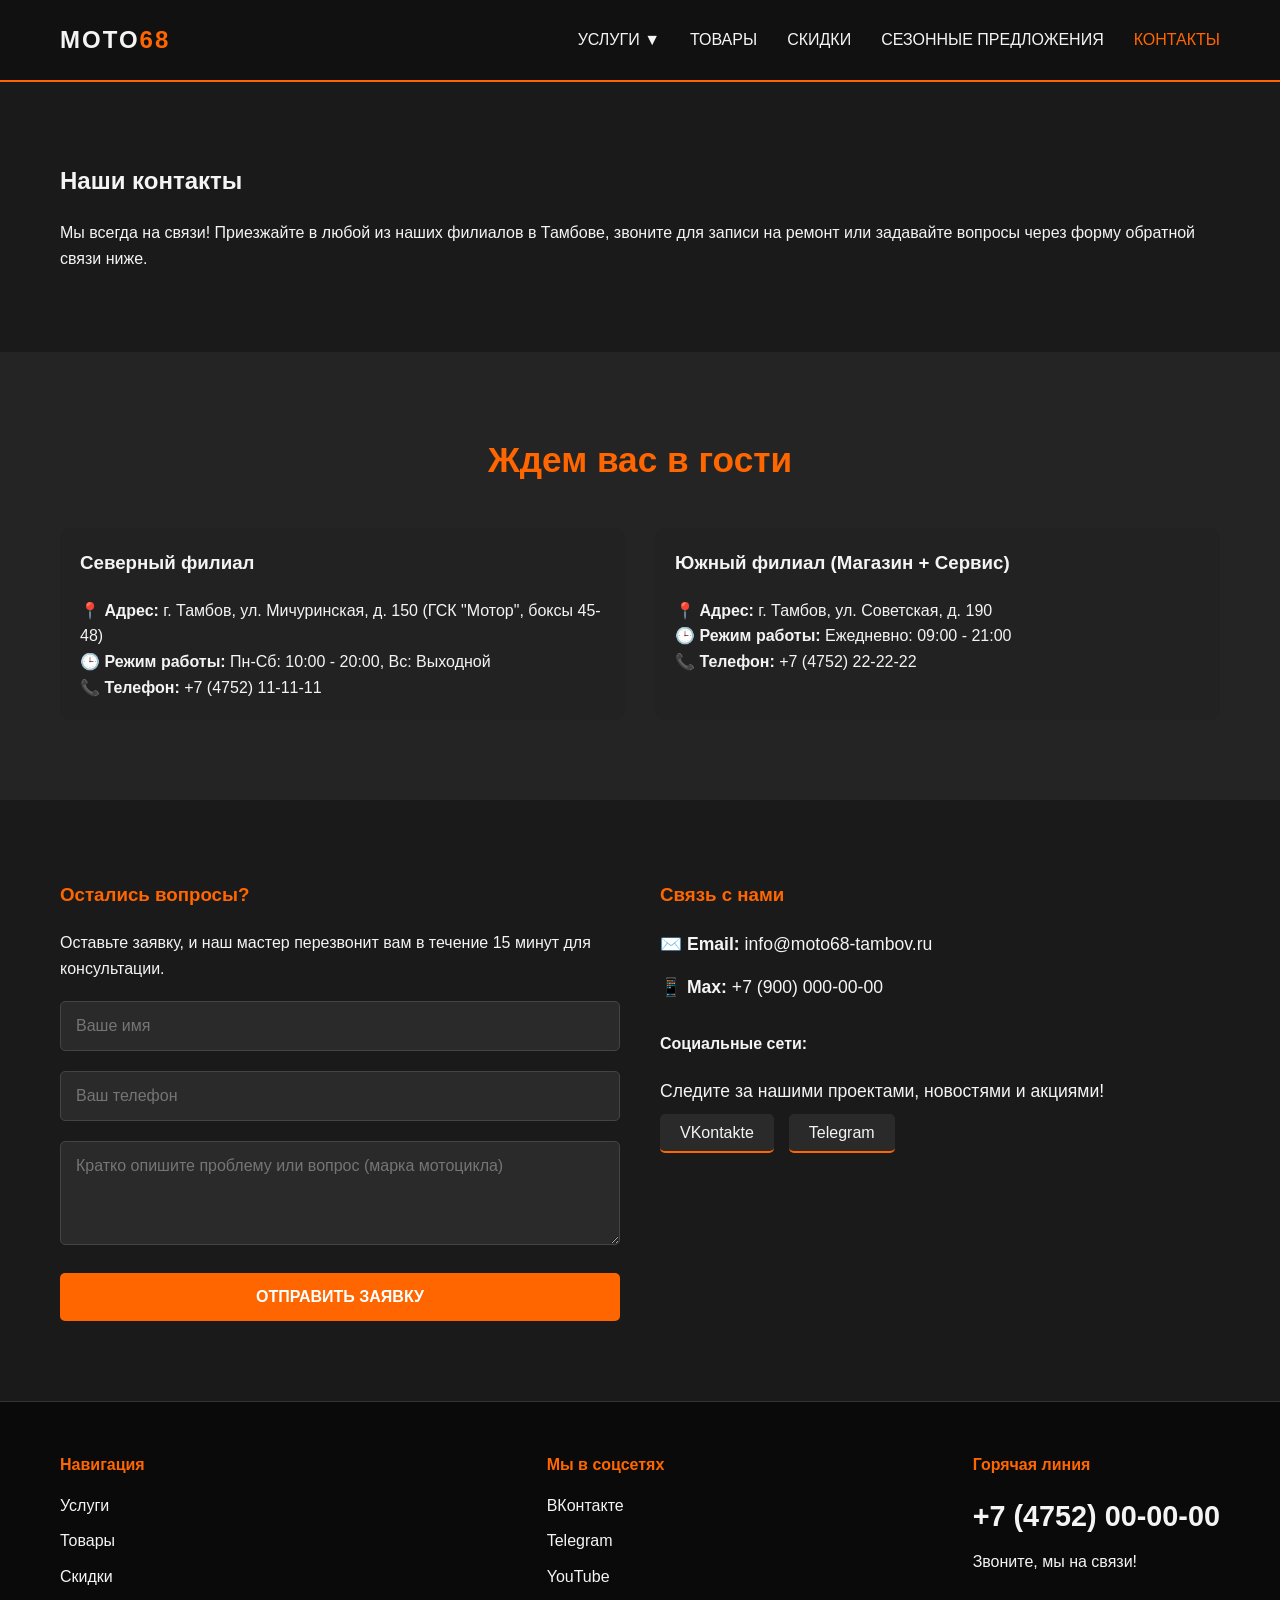
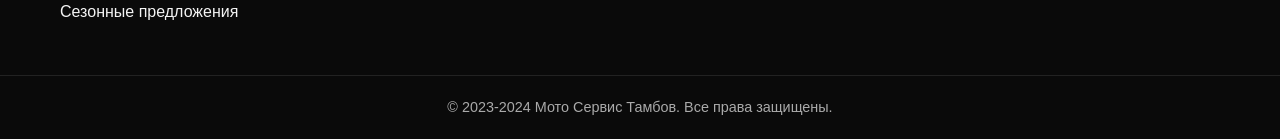
<file: contacts.html>
<!DOCTYPE html>
<html lang="ru">
<head>
    <meta charset="UTF-8">
    <meta name="viewport" content="width=device-width, initial-scale=1.0">
    <title>Контакты | Мото Сервис Тамбов</title>
    <link rel="stylesheet" href="style.css">
    

    <style>
        .contact-layout {
            display: grid;
            grid-template-columns: 1fr 1fr;
            gap: 40px;
        }
        @media (max-width: 768px) {
            .contact-layout {
                grid-template-columns: 1fr;
            }
        }
        .contact-form input, .contact-form textarea {
            width: 100%;
            padding: 15px;
            margin-bottom: 20px;
            background-color: #2a2a2a;
            border: 1px solid #444;
            color: #fff;
            border-radius: 5px;
            font-size: 16px;
        }
        .contact-form input:focus, .contact-form textarea:focus {
            outline: none;
            border-color: var(--primary-color);
        }
        .contact-form button {
            background-color: var(--primary-color);
            color: #fff;
            padding: 15px 30px;
            border: none;
            border-radius: 5px;
            cursor: pointer;
            text-transform: uppercase;
            font-weight: bold;
            font-size: 16px;
            transition: background-color 0.3s;
            width: 100%;
        }
        .contact-form button:hover {
            background-color: #e65c00;
        }
        .contact-details p {
            margin-bottom: 15px;
            font-size: 1.1rem;
        }
        .map-placeholder {
            width: 100%;
            height: 300px;
            background-color: #333;
            display: flex;
            align-items: center;
            justify-content: center;
            color: #888;
            border-radius: 10px;
            margin-top: 15px;
            border: 1px dashed #666;
        }
    </style>
</head>
<body>


    <header>
        <div class="container header-container">
            <a href="index.html" class="logo">MOTO<span>68</span></a>
            <nav>
                <ul class="main-menu">
                    <li class="dropdown">
                        <a href="service.html">Услуги ▼</a>
                        <ul class="dropdown-menu">
                            <li><a href="service.html">Техническое обслуживание</a></li>
                            <li><a href="service.html">Ремонт двигателя</a></li>
                            <li><a href="service.html">Шиномонтаж и балансировка</a></li>
                            <li><a href="service.html">Диагностика электрики</a></li>
                            <li><a href="service.html">Зимнее хранение</a></li>
                            <li><a href="service.html">Тюнинг и кастомизация</a></li>
                        </ul>
                    </li>
                    <li><a href="products.html">Товары</a></li>
                    <li><a href="discounts.html">Скидки</a></li>
                    <li><a href="season.html">Сезонные предложения</a></li>
                    <li><a href="contacts.html" style="color: var(--primary-color);">Контакты</a></li>
                </ul>
            </nav>
        </div>
    </header>

    <main>
     <section class="section">
            <div class="container">
                <h1>Наши контакты</h1>
                <p>Мы всегда на связи! Приезжайте в любой из наших филиалов в Тамбове, звоните для записи на ремонт или задавайте вопросы через форму обратной связи ниже.</p>
            </div>
        </section>


        <section class="section bg-dark">
            <div class="container">
                <h2>Ждем вас в гости</h2>
                <div class="grid-container">

                    <div class="card" style="text-align: left;">
                        <h3>Северный филиал</h3>
                        <p>📍 <strong>Адрес:</strong> г. Тамбов, ул. Мичуринская, д. 150 (ГСК "Мотор", боксы 45-48)</p>
                        <p>🕒 <strong>Режим работы:</strong> Пн-Сб: 10:00 - 20:00, Вс: Выходной</p>
                        <p>📞 <strong>Телефон:</strong> +7 (4752) 11-11-11</p>
                    </div>


                    <div class="card" style="text-align: left;">
                        <h3>Южный филиал (Магазин + Сервис)</h3>
                        <p>📍 <strong>Адрес:</strong> г. Тамбов, ул. Советская, д. 190</p>
                        <p>🕒 <strong>Режим работы:</strong> Ежедневно: 09:00 - 21:00</p>
                        <p>📞 <strong>Телефон:</strong> +7 (4752) 22-22-22</p>
                    </div>
                </div>
            </div>
        </section>


        <section class="section">
            <div class="container contact-layout">

                <div class="contact-form">
                    <h3 style="color: var(--primary-color);">Остались вопросы?</h3>
                    <p style="margin-bottom: 20px;">Оставьте заявку, и наш мастер перезвонит вам в течение 15 минут для консультации.</p>
                    <form action="#" method="POST">
                        <input type="text" name="name" placeholder="Ваше имя" required>
                        <input type="tel" name="phone" placeholder="Ваш телефон" required>
                        <textarea name="message" rows="4" placeholder="Кратко опишите проблему или вопрос (марка мотоцикла)"></textarea>
                        <button type="submit">Отправить заявку</button>
                    </form>
                </div>


                <div class="contact-details">
                    <h3 style="color: var(--primary-color);">Связь с нами</h3>
                    <p>✉️ <strong>Email:</strong> info@moto68-tambov.ru</p>
                    <p>📱 <strong>Max:</strong> +7 (900) 000-00-00</p>
                    
                    <h4 style="margin-top: 30px;">Социальные сети:</h4>
                    <p>Следите за нашими проектами, новостями и акциями!</p>
                    <ul style="list-style: none; display: flex; gap: 15px; margin-top: 15px;">
                        <li><a href="#" style="background: #2a2a2a; padding: 10px 20px; border-radius: 5px; border-bottom: 2px solid var(--primary-color);">VKontakte</a></li>
                        <li><a href="#" style="background: #2a2a2a; padding: 10px 20px; border-radius: 5px; border-bottom: 2px solid var(--primary-color);">Telegram</a></li>
                    </ul>
                </div>

            </div>
        </section>
    </main>


    <footer>
        <div class="container footer-container">
            <div class="footer-col">
                <h4>Навигация</h4>
                <ul>
                    <li><a href="service.html">Услуги</a></li>
                    <li><a href="products.html">Товары</a></li>
                    <li><a href="discounts.html">Скидки</a></li>
                    <li><a href="season.html">Сезонные предложения</a></li>
                </ul>
            </div>
            
            <div class="footer-col">
                <h4>Мы в соцсетях</h4>
                <ul>
                    <li><a href="#">ВКонтакте</a></li>
                    <li><a href="#">Telegram</a></li>
                    <li><a href="#">YouTube</a></li>
                </ul>
            </div>

            <div class="footer-col contacts-col">
                <h4>Горячая линия</h4>
                <a href="tel:+74752000000" class="phone-number">+7 (4752) 00-00-00</a>
                <p>Звоните, мы на связи!</p>
            </div>
        </div>
        
        <div class="copyright">
            &copy; 2023-2024 Мото Сервис Тамбов. Все права защищены.
        </div>
    </footer>

</body>
</html>
</file>
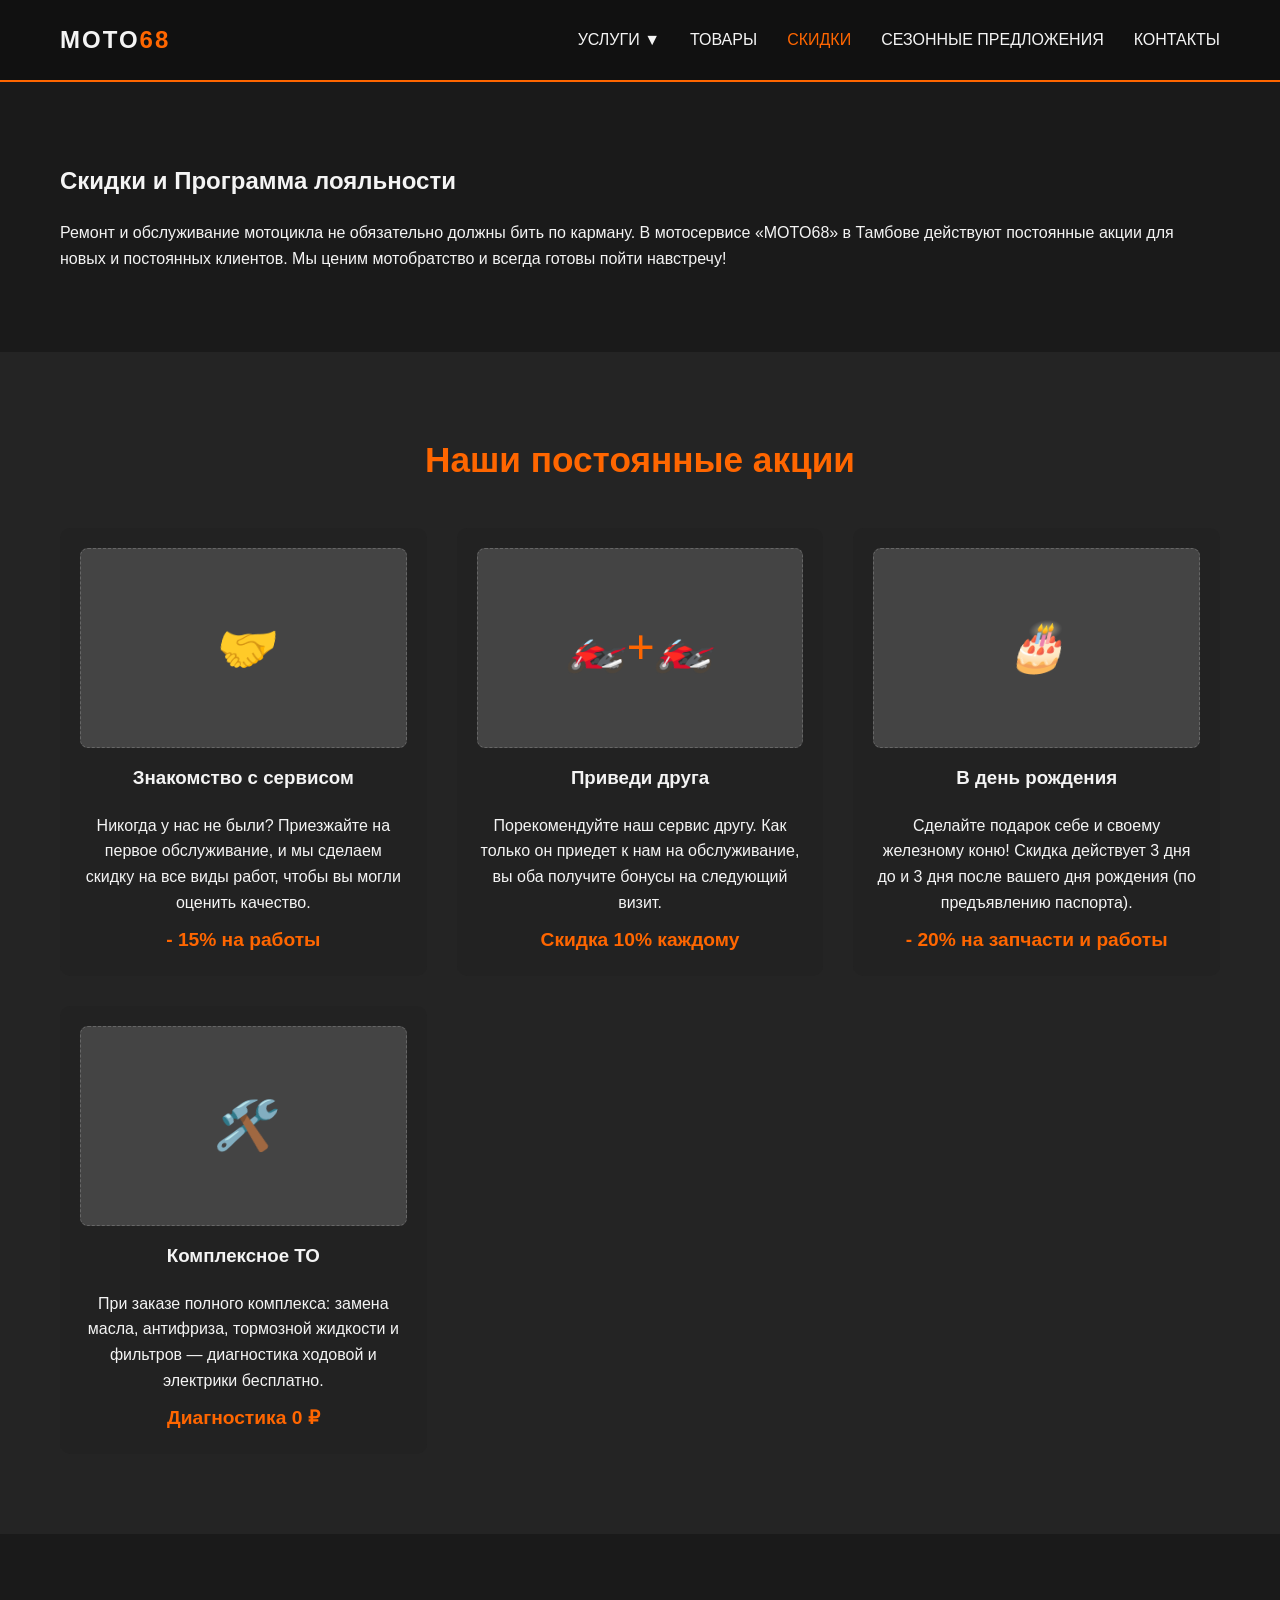
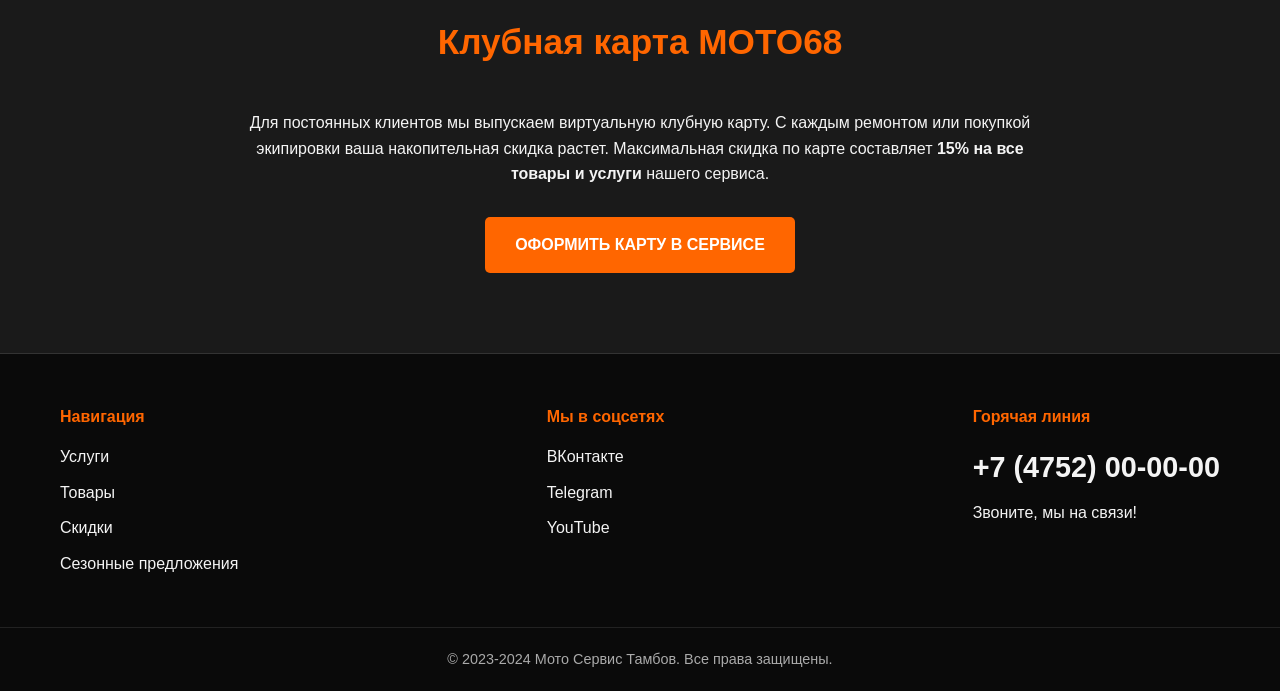
<file: discounts.html>
<!DOCTYPE html>
<html lang="ru">
<head>
    <meta charset="UTF-8">
    <meta name="viewport" content="width=device-width, initial-scale=1.0">
    <title>Скидки и Акции | Мото Сервис Тамбов</title>

    <link rel="stylesheet" href="style.css">
</head>
<body>


    <header>
        <div class="container header-container">
            <a href="index.html" class="logo">MOTO<span>68</span></a>
            <nav>
                <ul class="main-menu">
                    <li class="dropdown">
                        <a href="service.html">Услуги ▼</a>
                        <ul class="dropdown-menu">
                            <li><a href="service.html">Техническое обслуживание</a></li>
                            <li><a href="service.html">Ремонт двигателя</a></li>
                            <li><a href="service.html">Шиномонтаж и балансировка</a></li>
                            <li><a href="service.html">Диагностика электрики</a></li>
                            <li><a href="service.html">Зимнее хранение</a></li>
                            <li><a href="service.html">Тюнинг и кастомизация</a></li>
                        </ul>
                    </li>
                    <li><a href="products.html">Товары</a></li>

                    <li><a href="discounts.html" style="color: var(--primary-color);">Скидки</a></li>
                    <li><a href="index.html#season">Сезонные предложения</a></li>
                    <li><a href="index.html#contacts">Контакты</a></li>
                </ul>
            </nav>
        </div>
    </header>


        <section class="section">
            <div class="container">
                <h1>Скидки и Программа лояльности</h1>
                <p>Ремонт и обслуживание мотоцикла не обязательно должны бить по карману. В мотосервисе «MOTO68» в Тамбове действуют постоянные акции для новых и постоянных клиентов. Мы ценим мотобратство и всегда готовы пойти навстречу!</p>
            </div>
        </section>


        <section class="section bg-dark">
            <div class="container">
                <h2>Наши постоянные акции</h2>
                <div class="grid-container">
                    

                    <div class="card">
                        <div class="img-placeholder" style="font-size: 3rem; color: var(--primary-color);">🤝</div>
                        <h3>Знакомство с сервисом</h3>
                        <p>Никогда у нас не были? Приезжайте на первое обслуживание, и мы сделаем скидку на все виды работ, чтобы вы могли оценить качество.</p>
                        <span class="price">- 15% на работы</span>
                    </div>


                    <div class="card">
                        <div class="img-placeholder" style="font-size: 3rem; color: var(--primary-color);">🏍️+🏍️</div>
                        <h3>Приведи друга</h3>
                        <p>Порекомендуйте наш сервис другу. Как только он приедет к нам на обслуживание, вы оба получите бонусы на следующий визит.</p>
                        <span class="price">Скидка 10% каждому</span>
                    </div>

                    <div class="card">
                        <div class="img-placeholder" style="font-size: 3rem; color: var(--primary-color);">🎂</div>
                        <h3>В день рождения</h3>
                        <p>Сделайте подарок себе и своему железному коню! Скидка действует 3 дня до и 3 дня после вашего дня рождения (по предъявлению паспорта).</p>
                        <span class="price">- 20% на запчасти и работы</span>
                    </div>

      
                    <div class="card">
                        <div class="img-placeholder" style="font-size: 3rem; color: var(--primary-color);">🛠️</div>
                        <h3>Комплексное ТО</h3>
                        <p>При заказе полного комплекса: замена масла, антифриза, тормозной жидкости и фильтров — диагностика ходовой и электрики бесплатно.</p>
                        <span class="price">Диагностика 0 ₽</span>
                    </div>
                </div>
            </div>
        </section>


        <section class="section">
            <div class="container" style="text-align: center;">
                <h2>Клубная карта MOTO68</h2>
                <p style="max-width: 800px; margin: 0 auto 30px;">Для постоянных клиентов мы выпускаем виртуальную клубную карту. С каждым ремонтом или покупкой экипировки ваша накопительная скидка растет. Максимальная скидка по карте составляет <strong>15% на все товары и услуги</strong> нашего сервиса.</p>
                <a href="index.html#contacts" style="display: inline-block; padding: 15px 30px; background-color: var(--primary-color); color: #fff; font-weight: bold; border-radius: 5px; text-transform: uppercase; transition: background-color 0.3s;">Оформить карту в сервисе</a>
            </div>
        </section>
    </main>


    <footer>
        <div class="container footer-container">
            <div class="footer-col">
                <h4>Навигация</h4>
                <ul>
                    <li><a href="service.html">Услуги</a></li>
                    <li><a href="products.html">Товары</a></li>
                    <li><a href="discounts.html">Скидки</a></li>
                    <li><a href="index.html#season">Сезонные предложения</a></li>
                </ul>
            </div>
            
            <div class="footer-col">
                <h4>Мы в соцсетях</h4>
                <ul>
                    <li><a href="#">ВКонтакте</a></li>
                    <li><a href="#">Telegram</a></li>
                    <li><a href="#">YouTube</a></li>
                </ul>
            </div>

            <div class="footer-col contacts-col">
                <h4>Горячая линия</h4>
                <a href="tel:+74752000000" class="phone-number">+7 (4752) 00-00-00</a>
                <p>Звоните, мы на связи!</p>
            </div>
        </div>
        
        <div class="copyright">
            &copy; 2023-2024 Мото Сервис Тамбов. Все права защищены.
        </div>
    </footer>

</body>
</html>
</file>
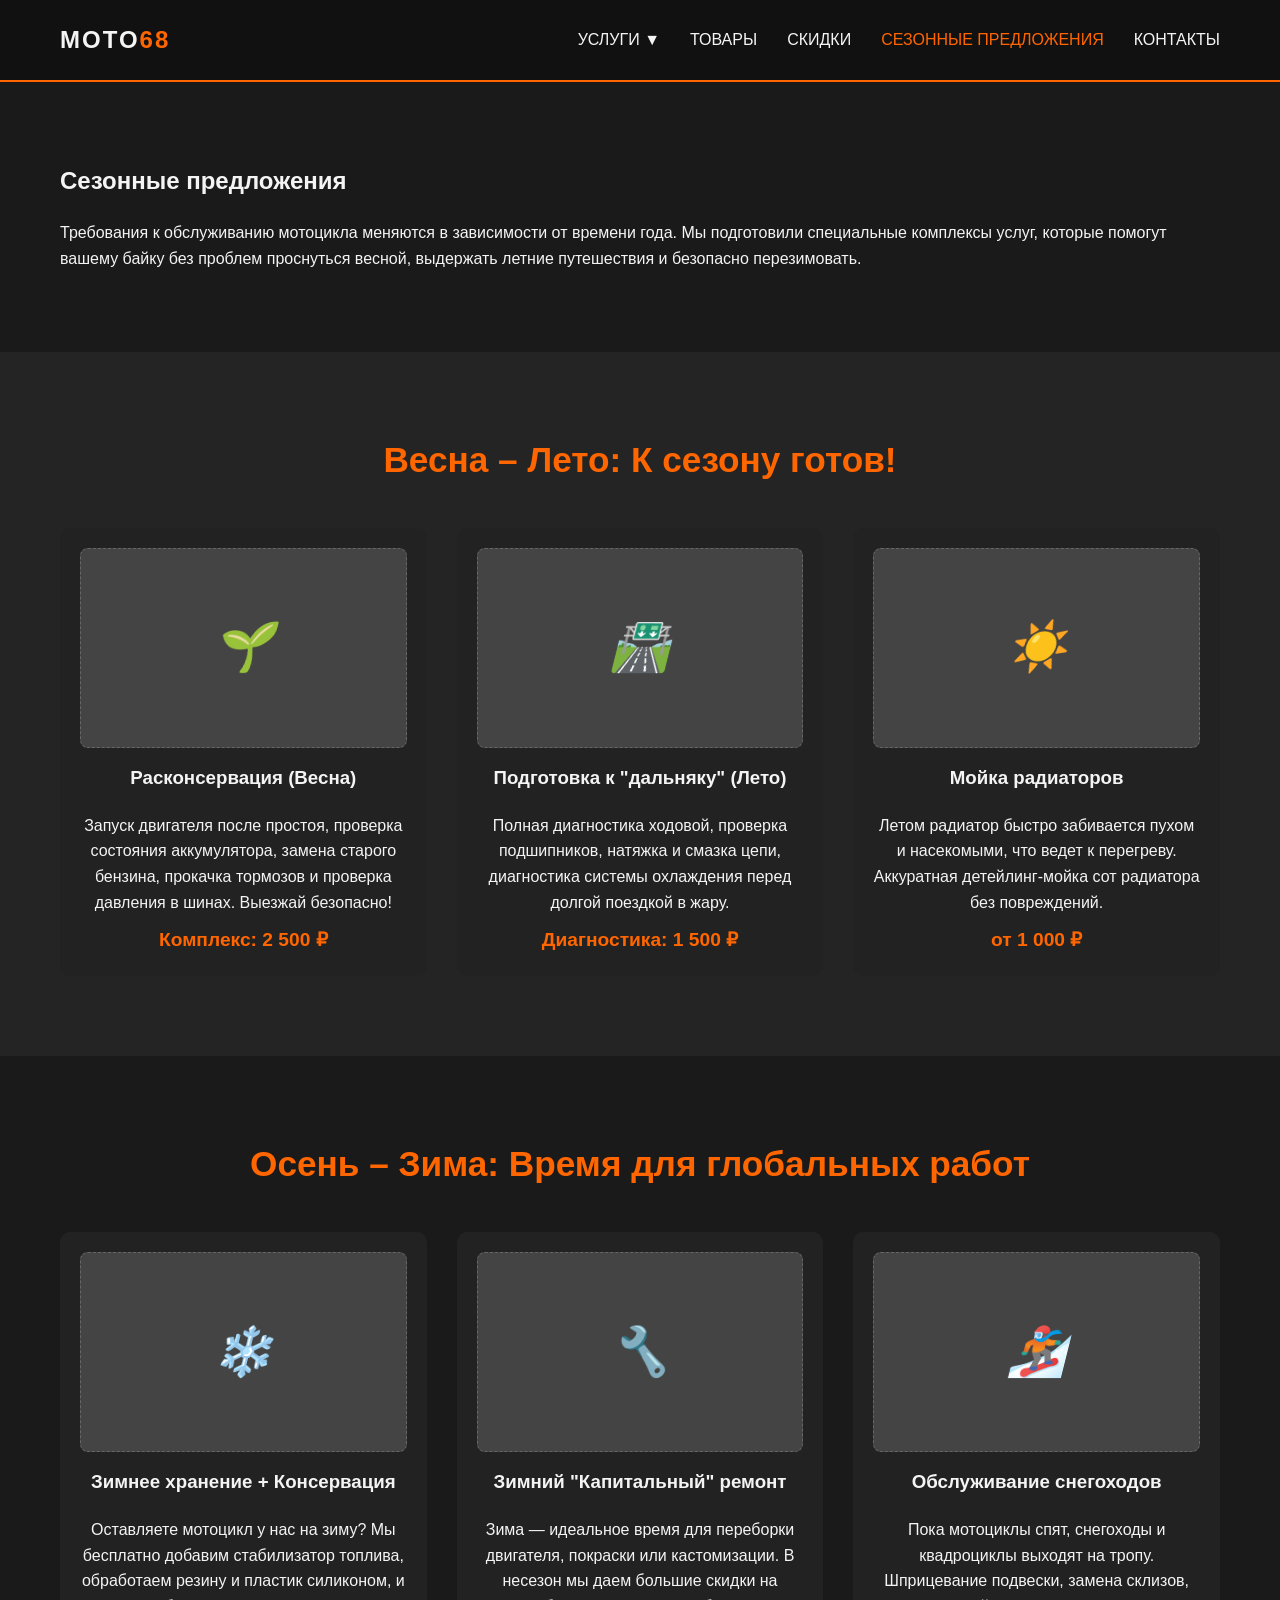
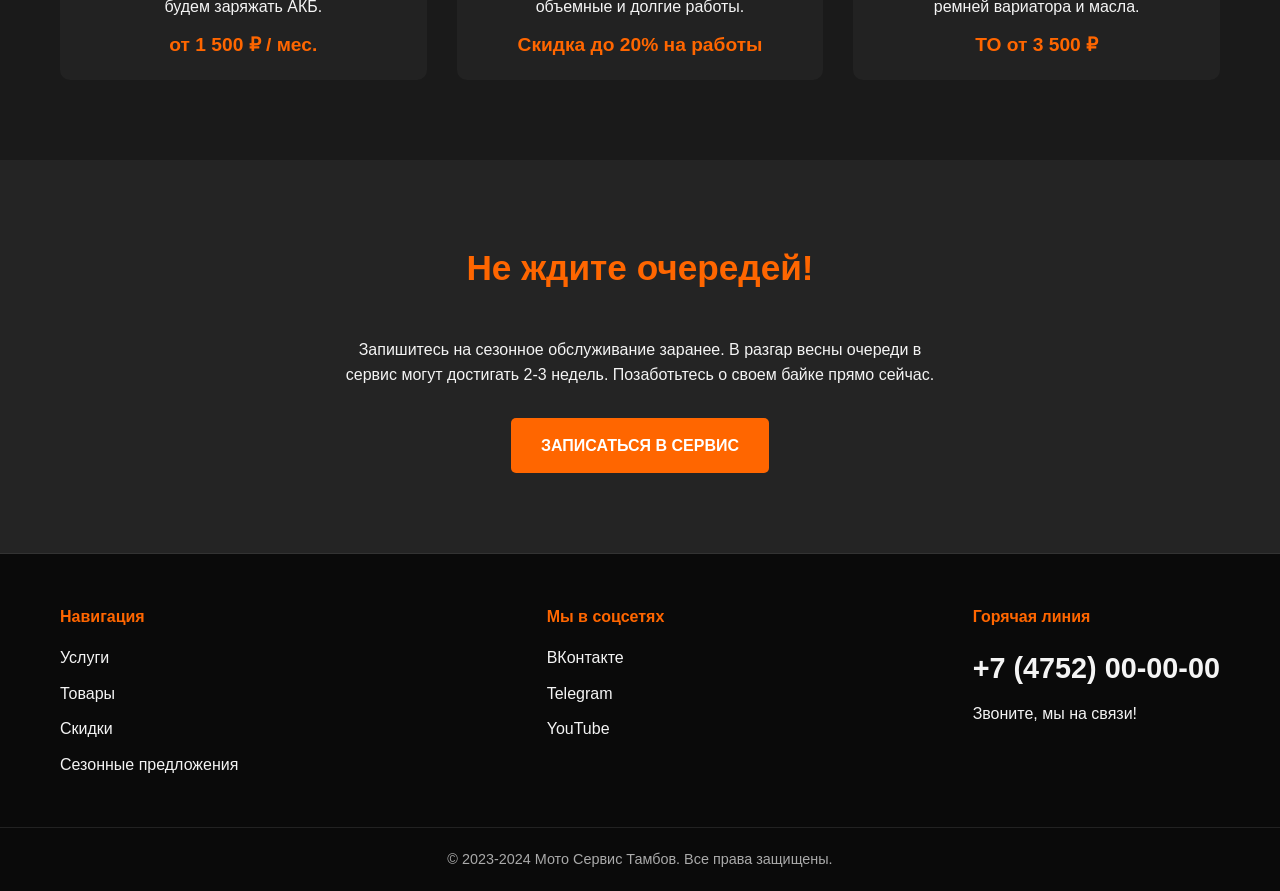
<file: season.html>
<!DOCTYPE html>
<html lang="ru">
<head>
    <meta charset="UTF-8">
    <meta name="viewport" content="width=device-width, initial-scale=1.0">
    <title>Сезонные предложения | Мото Сервис Тамбов</title>

    <link rel="stylesheet" href="style.css">
</head>
<body>


    <header>
        <div class="container header-container">
            <a href="index.html" class="logo">MOTO<span>68</span></a>
            <nav>
                <ul class="main-menu">
                    <li class="dropdown">
                        <a href="service.html">Услуги ▼</a>
                        <ul class="dropdown-menu">
                            <li><a href="service.html">Техническое обслуживание</a></li>
                            <li><a href="service.html">Ремонт двигателя</a></li>
                            <li><a href="service.html">Шиномонтаж и балансировка</a></li>
                            <li><a href="service.html">Диагностика электрики</a></li>
                            <li><a href="service.html">Зимнее хранение</a></li>
                            <li><a href="service.html">Тюнинг и кастомизация</a></li>
                        </ul>
                    </li>
                    <li><a href="products.html">Товары</a></li>
                    <li><a href="discounts.html">Скидки</a></li>

                    <li><a href="season.html" style="color: var(--primary-color);">Сезонные предложения</a></li>
                    <li><a href="index.html#contacts">Контакты</a></li>
                </ul>
            </nav>
        </div>
    </header>

    <main>

        <section class="section">
            <div class="container">
                <h1>Сезонные предложения</h1>
                <p>Требования к обслуживанию мотоцикла меняются в зависимости от времени года. Мы подготовили специальные комплексы услуг, которые помогут вашему байку без проблем проснуться весной, выдержать летние путешествия и безопасно перезимовать.</p>
            </div>
        </section>

        <section class="section bg-dark">
            <div class="container">
                <h2>Весна – Лето: К сезону готов!</h2>
                <div class="grid-container">
                    
                    <div class="card">
                        <div class="img-placeholder" style="font-size: 3rem; color: var(--primary-color);">🌱</div>
                        <h3>Расконсервация (Весна)</h3>
                        <p>Запуск двигателя после простоя, проверка состояния аккумулятора, замена старого бензина, прокачка тормозов и проверка давления в шинах. Выезжай безопасно!</p>
                        <span class="price">Комплекс: 2 500 ₽</span>
                    </div>

                    <div class="card">
                        <div class="img-placeholder" style="font-size: 3rem; color: var(--primary-color);">🛣️</div>
                        <h3>Подготовка к "дальняку" (Лето)</h3>
                        <p>Полная диагностика ходовой, проверка подшипников, натяжка и смазка цепи, диагностика системы охлаждения перед долгой поездкой в жару.</p>
                        <span class="price">Диагностика: 1 500 ₽</span>
                    </div>

                    <div class="card">
                        <div class="img-placeholder" style="font-size: 3rem; color: var(--primary-color);">☀️</div>
                        <h3>Мойка радиаторов</h3>
                        <p>Летом радиатор быстро забивается пухом и насекомыми, что ведет к перегреву. Аккуратная детейлинг-мойка сот радиатора без повреждений.</p>
                        <span class="price">от 1 000 ₽</span>
                    </div>

                </div>
            </div>
        </section>


        <section class="section">
            <div class="container">
                <h2>Осень – Зима: Время для глобальных работ</h2>
                <div class="grid-container">
                    
                    <div class="card">
                        <div class="img-placeholder" style="font-size: 3rem; color: var(--primary-color);">❄️</div>
                        <h3>Зимнее хранение + Консервация</h3>
                        <p>Оставляете мотоцикл у нас на зиму? Мы бесплатно добавим стабилизатор топлива, обработаем резину и пластик силиконом, и будем заряжать АКБ.</p>
                        <span class="price">от 1 500 ₽ / мес.</span>
                    </div>

                    <div class="card">
                        <div class="img-placeholder" style="font-size: 3rem; color: var(--primary-color);">🔧</div>
                        <h3>Зимний "Капитальный" ремонт</h3>
                        <p>Зима — идеальное время для переборки двигателя, покраски или кастомизации. В несезон мы даем большие скидки на объемные и долгие работы.</p>
                        <span class="price">Скидка до 20% на работы</span>
                    </div>

                    <div class="card">
                        <div class="img-placeholder" style="font-size: 3rem; color: var(--primary-color);">🏂</div>
                        <h3>Обслуживание снегоходов</h3>
                        <p>Пока мотоциклы спят, снегоходы и квадроциклы выходят на тропу. Шприцевание подвески, замена склизов, ремней вариатора и масла.</p>
                        <span class="price">ТО от 3 500 ₽</span>
                    </div>

                </div>
            </div>
        </section>


        <section class="section bg-dark">
            <div class="container" style="text-align: center;">
                <h2>Не ждите очередей!</h2>
                <p style="max-width: 600px; margin: 0 auto 30px;">Запишитесь на сезонное обслуживание заранее. В разгар весны очереди в сервис могут достигать 2-3 недель. Позаботьтесь о своем байке прямо сейчас.</p>
                <a href="index.html#contacts" style="display: inline-block; padding: 15px 30px; background-color: var(--primary-color); color: #fff; font-weight: bold; border-radius: 5px; text-transform: uppercase; transition: background-color 0.3s;">Записаться в сервис</a>
            </div>
        </section>
    </main>


    <footer>
        <div class="container footer-container">
            <div class="footer-col">
                <h4>Навигация</h4>
                <ul>
                    <li><a href="service.html">Услуги</a></li>
                    <li><a href="products.html">Товары</a></li>
                    <li><a href="discounts.html">Скидки</a></li>
                    <li><a href="season.html">Сезонные предложения</a></li>
                </ul>
            </div>
            
            <div class="footer-col">
                <h4>Мы в соцсетях</h4>
                <ul>
                    <li><a href="#">ВКонтакте</a></li>
                    <li><a href="#">Telegram</a></li>
                    <li><a href="#">YouTube</a></li>
                </ul>
            </div>

            <div class="footer-col contacts-col">
                <h4>Горячая линия</h4>
                <a href="tel:+74752000000" class="phone-number">+7 (4752) 00-00-00</a>
                <p>Звоните, мы на связи!</p>
            </div>
        </div>
        
        <div class="copyright">
            &copy; 2023-2024 Мото Сервис Тамбов. Все права защищены.
        </div>
    </footer>

</body>
</html>
</file>
<file: style.css>
/* Базовые настройки и переменные (Цветовая схема) */
:root {
    --primary-color: #ff6600; /* Фирменный оранжевый цвет */
    --bg-main: #1a1a1a;
    --bg-alt: #242424;
    --text-color: #f4f4f4;
    --text-muted: #aaaaaa;
}

* {
    margin: 0;
    padding: 0;
    box-sizing: border-box;
    font-family: 'Segoe UI', Tahoma, Geneva, Verdana, sans-serif;
}

body {
    background-color: var(--bg-main);
    color: var(--text-color);
    line-height: 1.6;
}

a {
    text-decoration: none;
    color: inherit;
    transition: color 0.3s;
}

a:hover {
    color: var(--primary-color);
}

.container {
    max-width: 1200px;
    margin: 0 auto;
    padding: 0 20px;
}

h1, h2, h3, h4 {
    margin-bottom: 20px;
    font-weight: 600;
}

h2 {
    text-align: center;
    font-size: 2.2rem;
    margin-bottom: 40px;
    color: var(--primary-color);
}

/* Шапка и меню */
header {
    background-color: #111;
    position: sticky;
    top: 0;
    z-index: 1000;
    border-bottom: 2px solid var(--primary-color);
}

.header-container {
    display: flex;
    justify-content: space-between;
    align-items: center;
    height: 80px;
}

.logo {
    font-size: 24px;
    font-weight: bold;
    letter-spacing: 2px;
}

.logo span {
    color: var(--primary-color);
}

.main-menu {
    list-style: none;
    display: flex;
    gap: 30px;
}

.main-menu > li > a {
    font-size: 16px;
    font-weight: 500;
    text-transform: uppercase;
}

/* Выпадающий список услуг */
.dropdown {
    position: relative;
}

.dropdown-menu {
    display: none; /* Скрыто по умолчанию */
    position: absolute;
    top: 100%;
    left: 0;
    background-color: #222;
    list-style: none;
    min-width: 250px;
    box-shadow: 0 8px 16px rgba(0,0,0,0.5);
    border-top: 3px solid var(--primary-color);
    padding: 10px 0;
}

.dropdown:hover .dropdown-menu {
    display: block; /* Показываем при наведении */
}

.dropdown-menu li a {
    display: block;
    padding: 10px 20px;
    font-size: 14px;
}

.dropdown-menu li a:hover {
    background-color: #333;
    color: var(--primary-color);
}

/* Общие стили секций */
.section {
    padding: 80px 0;
}

.bg-dark {
    background-color: var(--bg-alt);
}

/* Плейсхолдеры для картинок (пока ты не вставишь свои) */
.img-placeholder {
    width: 100%;
    height: 200px;
    background-color: #444;
    display: flex;
    align-items: center;
    justify-content: center;
    color: #888;
    font-style: italic;
    border-radius: 8px;
    margin-bottom: 15px;
    border: 1px dashed #666;
}

/* Сетки для карточек */
.grid-container {
    display: grid;
    grid-template-columns: repeat(auto-fit, minmax(300px, 1fr));
    gap: 30px;
}

.card {
    background-color: #222;
    padding: 20px;
    border-radius: 10px;
    text-align: center;
    transition: transform 0.3s;
}

.card:hover {
    transform: translateY(-5px);
}

/* Горизонтальный скролл для товаров */
.scroll-wrapper {
    display: flex;
    overflow-x: auto;
    gap: 20px;
    padding-bottom: 20px;
    /* Прячем скроллбар для красоты в некоторых браузерах */
    scrollbar-width: thin;
    scrollbar-color: var(--primary-color) #222;
}

.scroll-wrapper::-webkit-scrollbar {
    height: 8px;
}

.scroll-wrapper::-webkit-scrollbar-thumb {
    background: var(--primary-color);
    border-radius: 4px;
}

.scroll-item {
    flex: 0 0 280px; /* Карточки не сжимаются, ширина 280px */
    background-color: #222;
    padding: 15px;
    border-radius: 10px;
    text-align: center;
}

.price {
    display: block;
    color: var(--primary-color);
    font-weight: bold;
    font-size: 1.2rem;
    margin-top: 10px;
}

/* Адреса и Отзывы */
.locations-grid {
    display: grid;
    grid-template-columns: repeat(auto-fit, minmax(400px, 1fr));
    gap: 30px;
}

.location-card, .review-card {
    background-color: #1a1a1a;
    padding: 30px;
    border-radius: 10px;
    border-left: 4px solid var(--primary-color);
}

.review-card p {
    font-style: italic;
    margin-bottom: 15px;
    color: var(--text-muted);
}

/* Подвал */
footer {
    background-color: #0a0a0a;
    padding: 50px 0 20px;
    border-top: 1px solid #333;
}

.footer-container {
    display: flex;
    justify-content: space-between;
    flex-wrap: wrap;
    gap: 30px;
    margin-bottom: 40px;
}

.footer-col h4 {
    color: var(--primary-color);
    margin-bottom: 15px;
}

.footer-col ul {
    list-style: none;
}

.footer-col ul li {
    margin-bottom: 10px;
}

.phone-number {
    font-size: 1.8rem;
    font-weight: bold;
    display: block;
    margin-bottom: 10px;
}

.copyright {
    text-align: center;
    color: var(--text-muted);
    font-size: 0.9rem;
    border-top: 1px solid #222;
    padding-top: 20px;
}

/* Адаптивность для телефонов */
@media (max-width: 768px) {
    .header-container {
        flex-direction: column;
        height: auto;
        padding: 15px 0;
    }
    
    .main-menu {
        flex-wrap: wrap;
        justify-content: center;
        gap: 15px;
        margin-top: 15px;
    }
    
    .footer-container {
        flex-direction: column;
        text-align: center;
    }
    
    .location-card, .review-card {
        border-left: none;
        border-top: 4px solid var(--primary-color);
    }
}

/* Стили для реальных картинок */
.card img, .scroll-item img {
    width: 100%;
    height: 200px;
    object-fit: cover; /* Картинка заполнит блок и обрежется по краям, не сплющиваясь */
    border-radius: 8px;
    margin-bottom: 15px;
}
</file>
